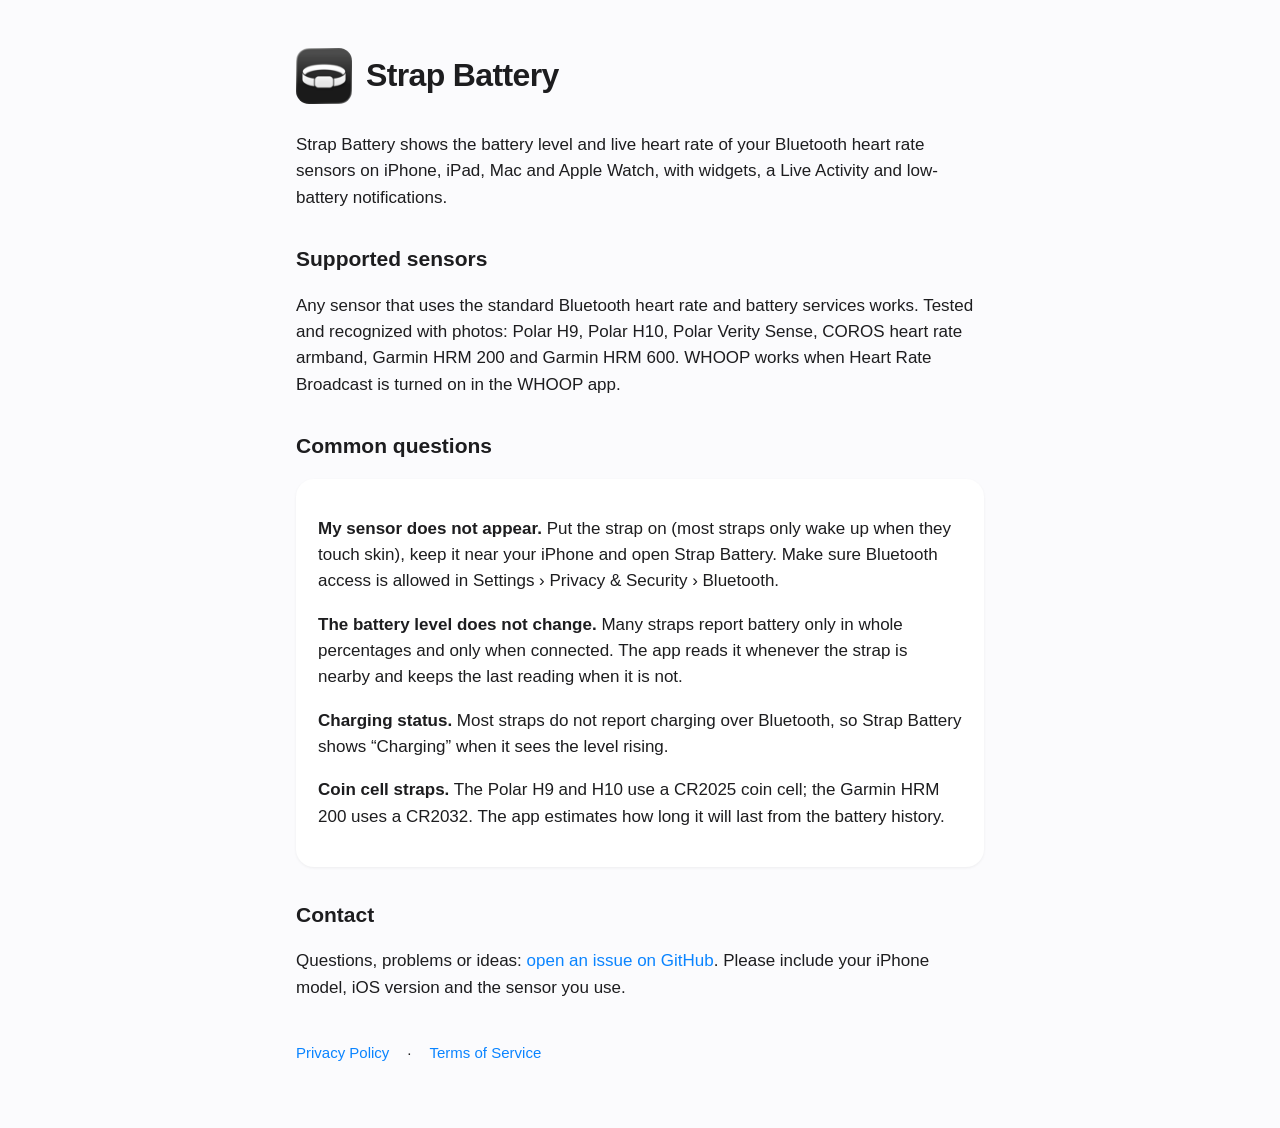
<file: index.html>
<!doctype html>
<html lang="en">
<head>
<meta charset="utf-8">
<meta name="viewport" content="width=device-width, initial-scale=1">
<title>Strap Battery Support</title>
<meta name="description" content="Support for Strap Battery, the battery and heart rate app for Bluetooth heart rate straps.">
<link rel="stylesheet" href="style.css">
<meta property="og:image" content="https://krystxf.github.io/strap-battery/og.png">
<meta name="twitter:card" content="summary_large_image">
</head>
<body>
<main>
<header><img src="icon.png" alt=""><h1>Strap Battery</h1></header>
<p>Strap Battery shows the battery level and live heart rate of your Bluetooth heart rate sensors on iPhone, iPad, Mac and Apple Watch, with widgets, a Live Activity and low-battery notifications.</p>

<h2>Supported sensors</h2>
<p>Any sensor that uses the standard Bluetooth heart rate and battery services works. Tested and recognized with photos: Polar H9, Polar H10, Polar Verity Sense, COROS heart rate armband, Garmin HRM 200 and Garmin HRM 600. WHOOP works when Heart Rate Broadcast is turned on in the WHOOP app.</p>

<h2>Common questions</h2>
<div class="card">
<p><strong>My sensor does not appear.</strong> Put the strap on (most straps only wake up when they touch skin), keep it near your iPhone and open Strap Battery. Make sure Bluetooth access is allowed in Settings › Privacy &amp; Security › Bluetooth.</p>
<p><strong>The battery level does not change.</strong> Many straps report battery only in whole percentages and only when connected. The app reads it whenever the strap is nearby and keeps the last reading when it is not.</p>
<p><strong>Charging status.</strong> Most straps do not report charging over Bluetooth, so Strap Battery shows “Charging” when it sees the level rising.</p>
<p><strong>Coin cell straps.</strong> The Polar H9 and H10 use a CR2025 coin cell; the Garmin HRM 200 uses a CR2032. The app estimates how long it will last from the battery history.</p>
</div>

<h2>Contact</h2>
<p>Questions, problems or ideas: <a href="https://github.com/krystxf/strap-battery/issues/new">open an issue on GitHub</a>. Please include your iPhone model, iOS version and the sensor you use.</p>

<nav><a href="privacy.html">Privacy Policy</a> · <a href="terms.html">Terms of Service</a></nav>
</main>
</body>
</html>
</file>
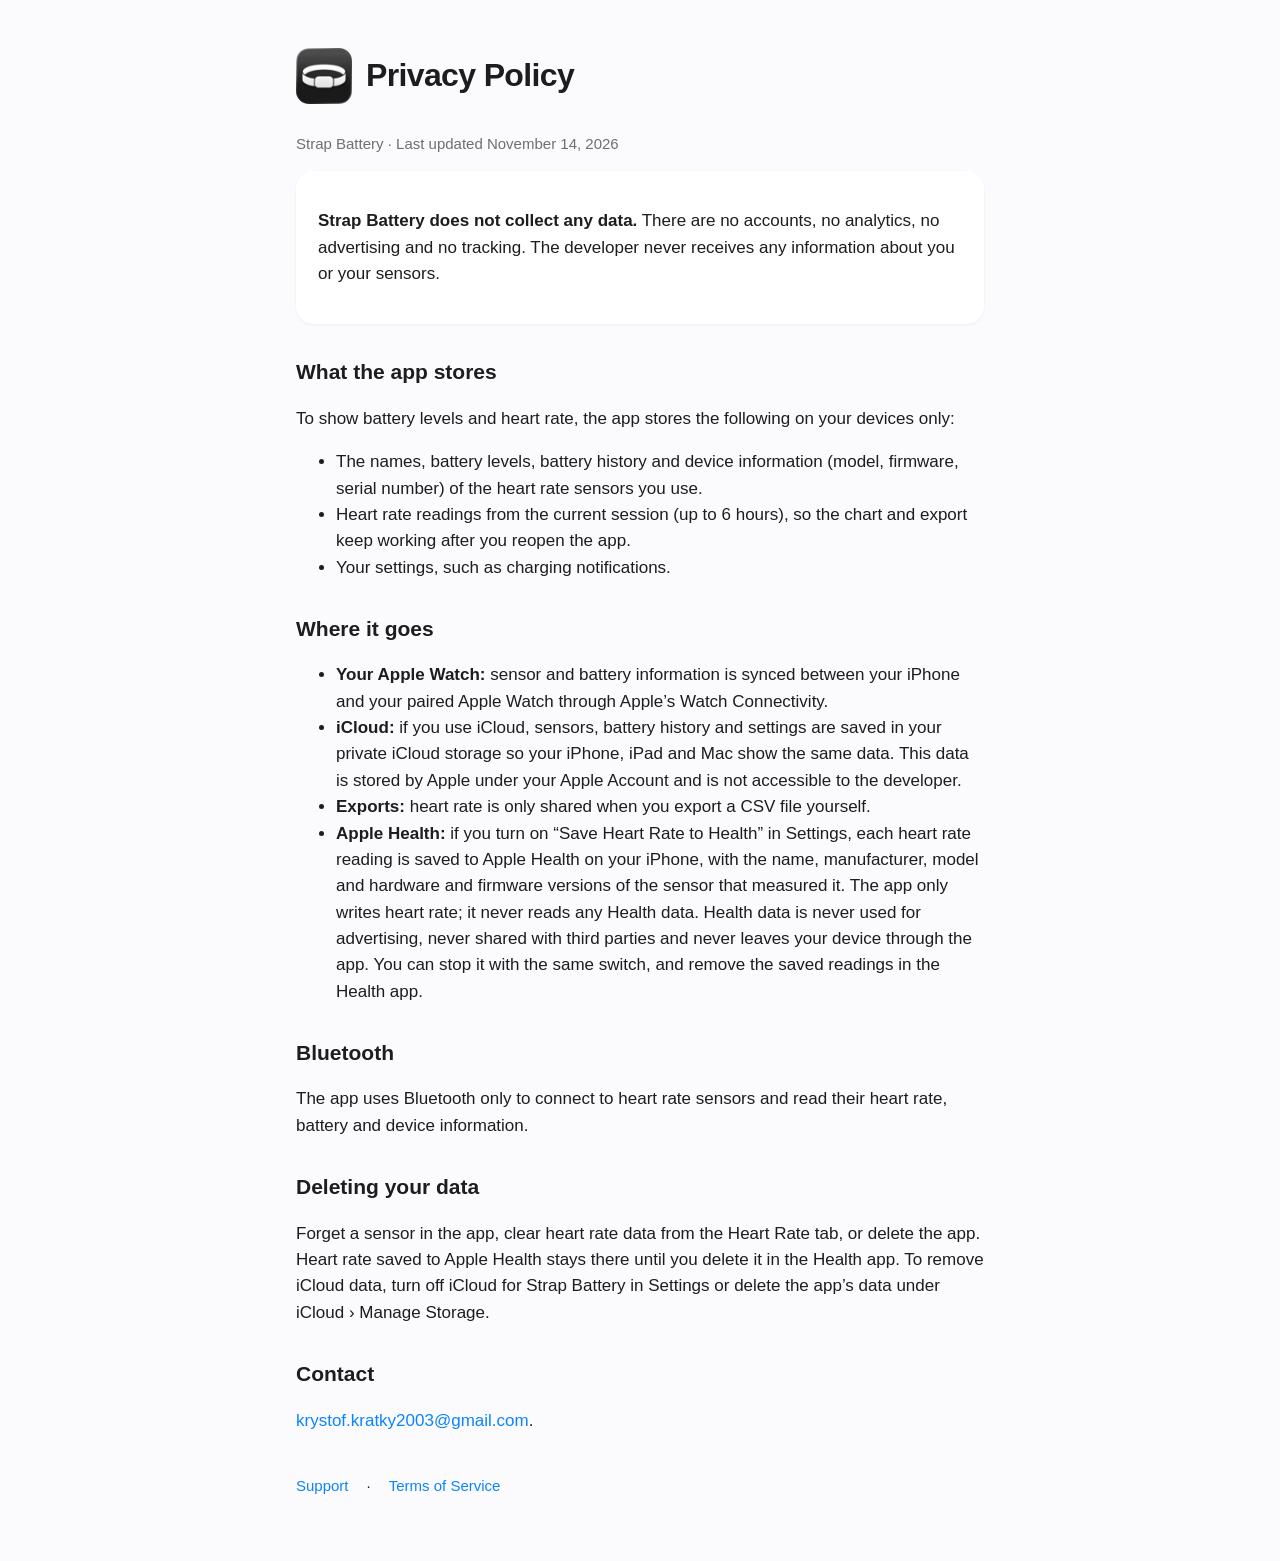
<file: privacy.html>
<!doctype html>
<html lang="en">
<head>
<meta charset="utf-8">
<meta name="viewport" content="width=device-width, initial-scale=1">
<title>Strap Battery Privacy</title>
<meta name="description" content="Privacy policy for the Strap Battery app.">
<link rel="stylesheet" href="style.css">
<meta property="og:image" content="https://krystxf.github.io/strap-battery/og.png">
<meta name="twitter:card" content="summary_large_image">
</head>
<body>
<main>
<header><img src="icon.png" alt=""><h1>Privacy Policy</h1></header>
<p class="muted">Strap Battery · Last updated November 14, 2026</p>

<div class="card"><p><strong>Strap Battery does not collect any data.</strong> There are no accounts, no analytics, no advertising and no tracking. The developer never receives any information about you or your sensors.</p></div>

<h2>What the app stores</h2>
<p>To show battery levels and heart rate, the app stores the following on your devices only:</p>
<ul>
<li>The names, battery levels, battery history and device information (model, firmware, serial number) of the heart rate sensors you use.</li>
<li>Heart rate readings from the current session (up to 6 hours), so the chart and export keep working after you reopen the app.</li>
<li>Your settings, such as charging notifications.</li>
</ul>

<h2>Where it goes</h2>
<ul>
<li><strong>Your Apple Watch:</strong> sensor and battery information is synced between your iPhone and your paired Apple Watch through Apple’s Watch Connectivity.</li>
<li><strong>iCloud:</strong> if you use iCloud, sensors, battery history and settings are saved in your private iCloud storage so your iPhone, iPad and Mac show the same data. This data is stored by Apple under your Apple Account and is not accessible to the developer.</li>
<li><strong>Exports:</strong> heart rate is only shared when you export a CSV file yourself.</li>
<li><strong>Apple Health:</strong> if you turn on “Save Heart Rate to Health” in Settings, each heart rate reading is saved to Apple Health on your iPhone, with the name, manufacturer, model and hardware and firmware versions of the sensor that measured it. The app only writes heart rate; it never reads any Health data. Health data is never used for advertising, never shared with third parties and never leaves your device through the app. You can stop it with the same switch, and remove the saved readings in the Health app.</li>
</ul>

<h2>Bluetooth</h2>
<p>The app uses Bluetooth only to connect to heart rate sensors and read their heart rate, battery and device information.</p>

<h2>Deleting your data</h2>
<p>Forget a sensor in the app, clear heart rate data from the Heart Rate tab, or delete the app. Heart rate saved to Apple Health stays there until you delete it in the Health app. To remove iCloud data, turn off iCloud for Strap Battery in Settings or delete the app’s data under iCloud › Manage Storage.</p>

<h2>Contact</h2>
<p><a href="mailto:krystof.kratky2003@gmail.com">krystof.kratky2003@gmail.com</a>.</p>

<nav><a href="index.html">Support</a> · <a href="terms.html">Terms of Service</a></nav>
</main>
</body>
</html>
</file>
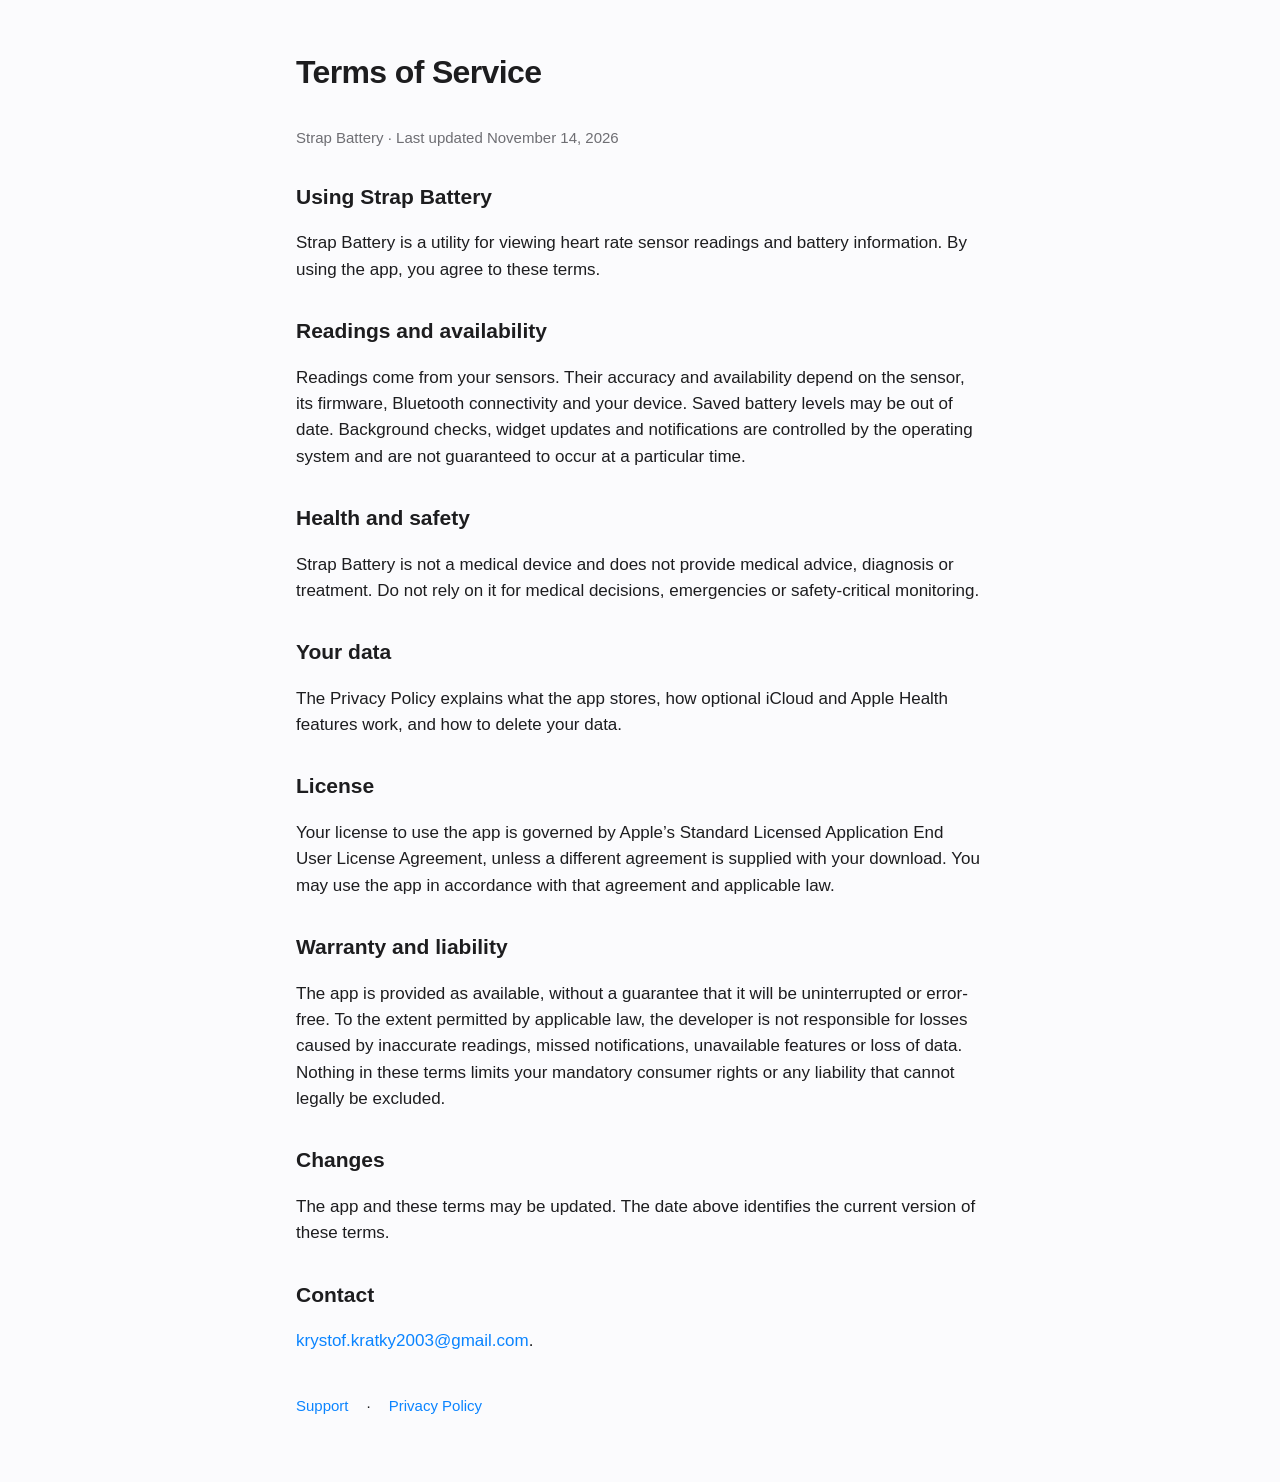
<file: terms.html>
<!doctype html>
<html lang="en">
<head>
<meta charset="utf-8">
<meta name="viewport" content="width=device-width, initial-scale=1">
<title>Strap Battery Terms of Service</title>
<meta name="description" content="Terms of Service for Strap Battery.">
<link rel="stylesheet" href="style.css">
</head>
<body><main>
<header><h1>Terms of Service</h1></header>
<p class="muted">Strap Battery · Last updated November 14, 2026</p>
<h2>Using Strap Battery</h2>
<p>Strap Battery is a utility for viewing heart rate sensor readings and battery information. By using the app, you agree to these terms.</p>
<h2>Readings and availability</h2>
<p>Readings come from your sensors. Their accuracy and availability depend on the sensor, its firmware, Bluetooth connectivity and your device. Saved battery levels may be out of date. Background checks, widget updates and notifications are controlled by the operating system and are not guaranteed to occur at a particular time.</p>
<h2>Health and safety</h2>
<p>Strap Battery is not a medical device and does not provide medical advice, diagnosis or treatment. Do not rely on it for medical decisions, emergencies or safety-critical monitoring.</p>
<h2>Your data</h2>
<p>The Privacy Policy explains what the app stores, how optional iCloud and Apple Health features work, and how to delete your data.</p>
<h2>License</h2>
<p>Your license to use the app is governed by Apple’s Standard Licensed Application End User License Agreement, unless a different agreement is supplied with your download. You may use the app in accordance with that agreement and applicable law.</p>
<h2>Warranty and liability</h2>
<p>The app is provided as available, without a guarantee that it will be uninterrupted or error-free. To the extent permitted by applicable law, the developer is not responsible for losses caused by inaccurate readings, missed notifications, unavailable features or loss of data. Nothing in these terms limits your mandatory consumer rights or any liability that cannot legally be excluded.</p>
<h2>Changes</h2>
<p>The app and these terms may be updated. The date above identifies the current version of these terms.</p>
<h2>Contact</h2>
<p><a href="mailto:krystof.kratky2003@gmail.com">krystof.kratky2003@gmail.com</a>.</p>
<nav><a href="index.html">Support</a> · <a href="privacy.html">Privacy Policy</a></nav>
</main></body></html>
</file>
<file: style.css>
:root { color-scheme: light dark; --text: #1d1d1f; --muted: #6e6e73; --bg: #fbfbfd; --card: #ffffff; --accent: #34c759; }
@media (prefers-color-scheme: dark) { :root { --text: #f5f5f7; --muted: #a1a1a6; --bg: #000; --card: #1c1c1e; } }
* { box-sizing: border-box; }
body { margin: 0; font: 17px/1.55 -apple-system, BlinkMacSystemFont, "SF Pro Text", "Helvetica Neue", sans-serif; color: var(--text); background: var(--bg); }
main { max-width: 720px; margin: 0 auto; padding: 48px 16px 64px; }
header { display: flex; align-items: center; gap: 14px; margin-bottom: 28px; }
header img { width: 56px; height: 56px; border-radius: 13px; }
h1 { font-size: 32px; margin: 0; letter-spacing: -0.02em; }
h2 { font-size: 21px; margin: 32px 0 8px; }
p, li { color: var(--text); }
.muted { color: var(--muted); font-size: 15px; }
.card { background: var(--card); border-radius: 18px; padding: 20px 22px; margin: 16px 0; box-shadow: 0 1px 3px rgba(0,0,0,.06); }
a { color: #0a84ff; text-decoration: none; } a:hover { text-decoration: underline; }
nav { margin-top: 40px; display: flex; gap: 18px; font-size: 15px; }
</file>
